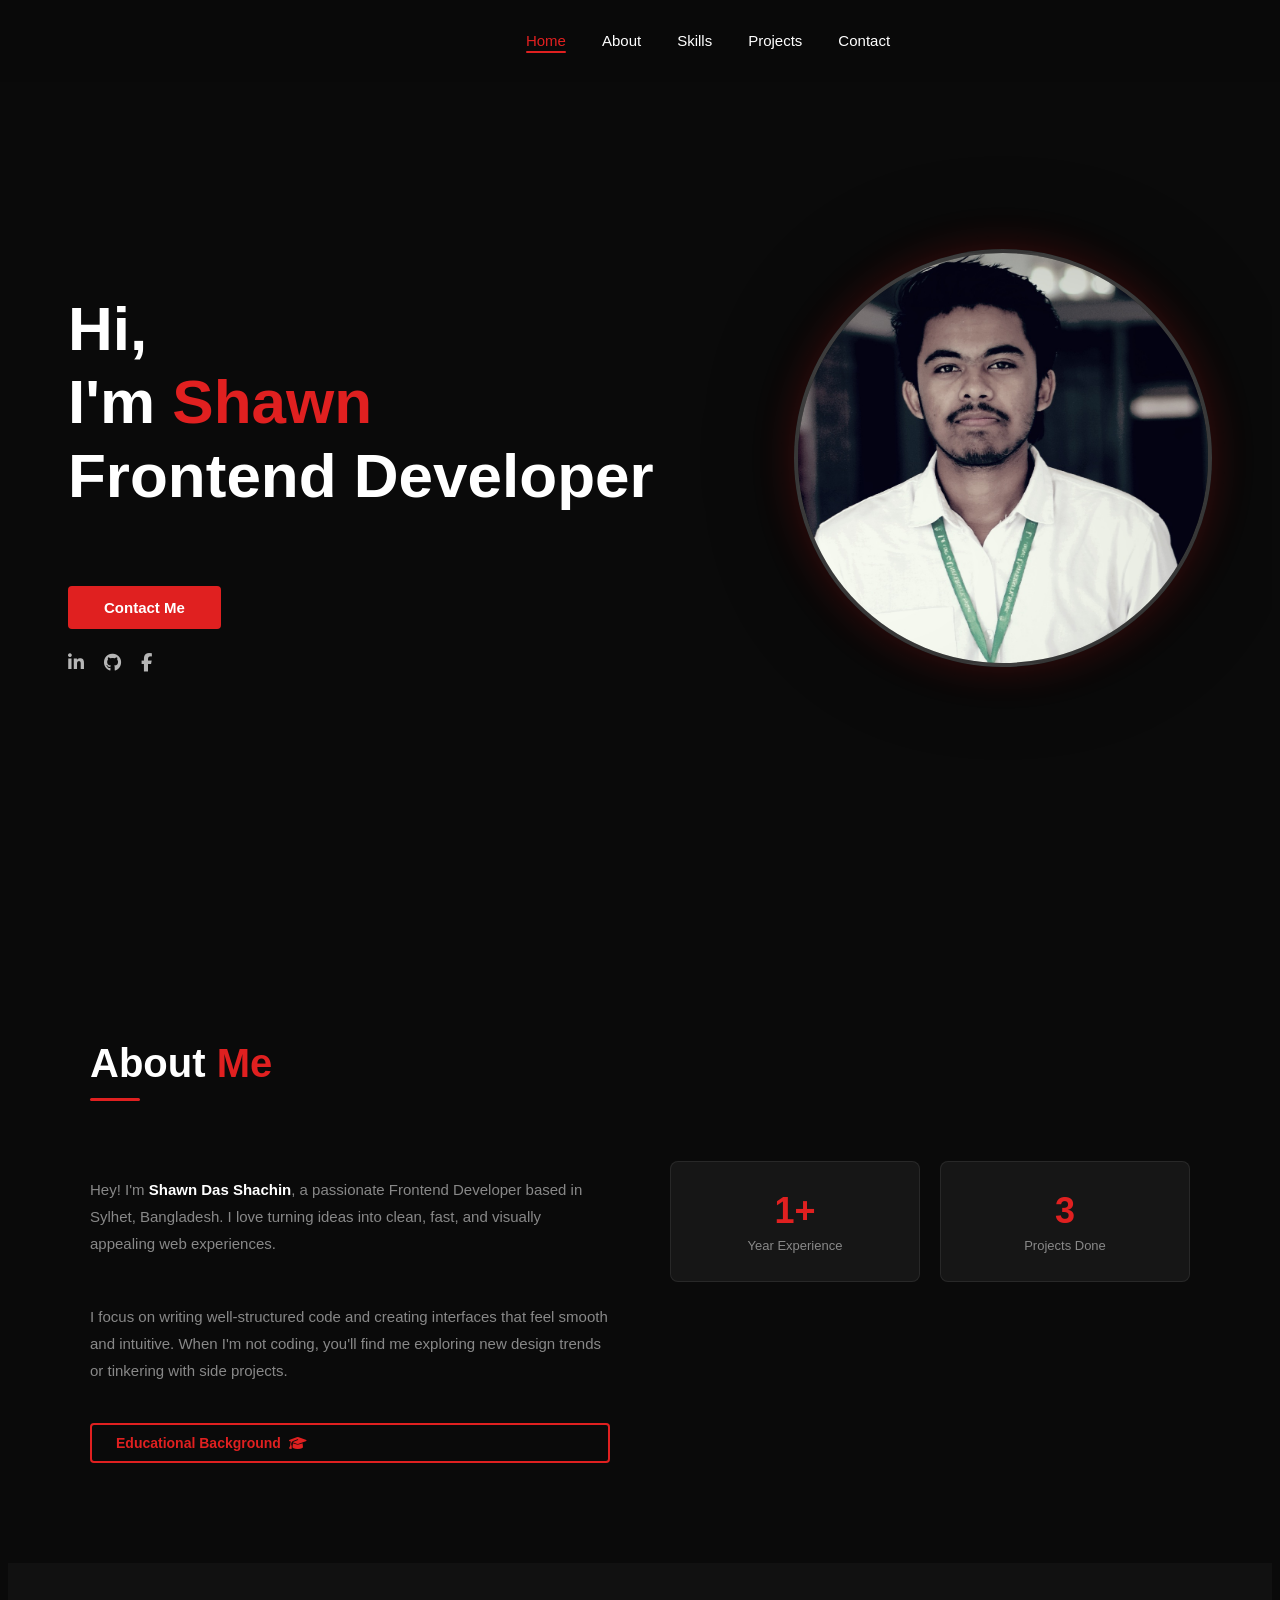
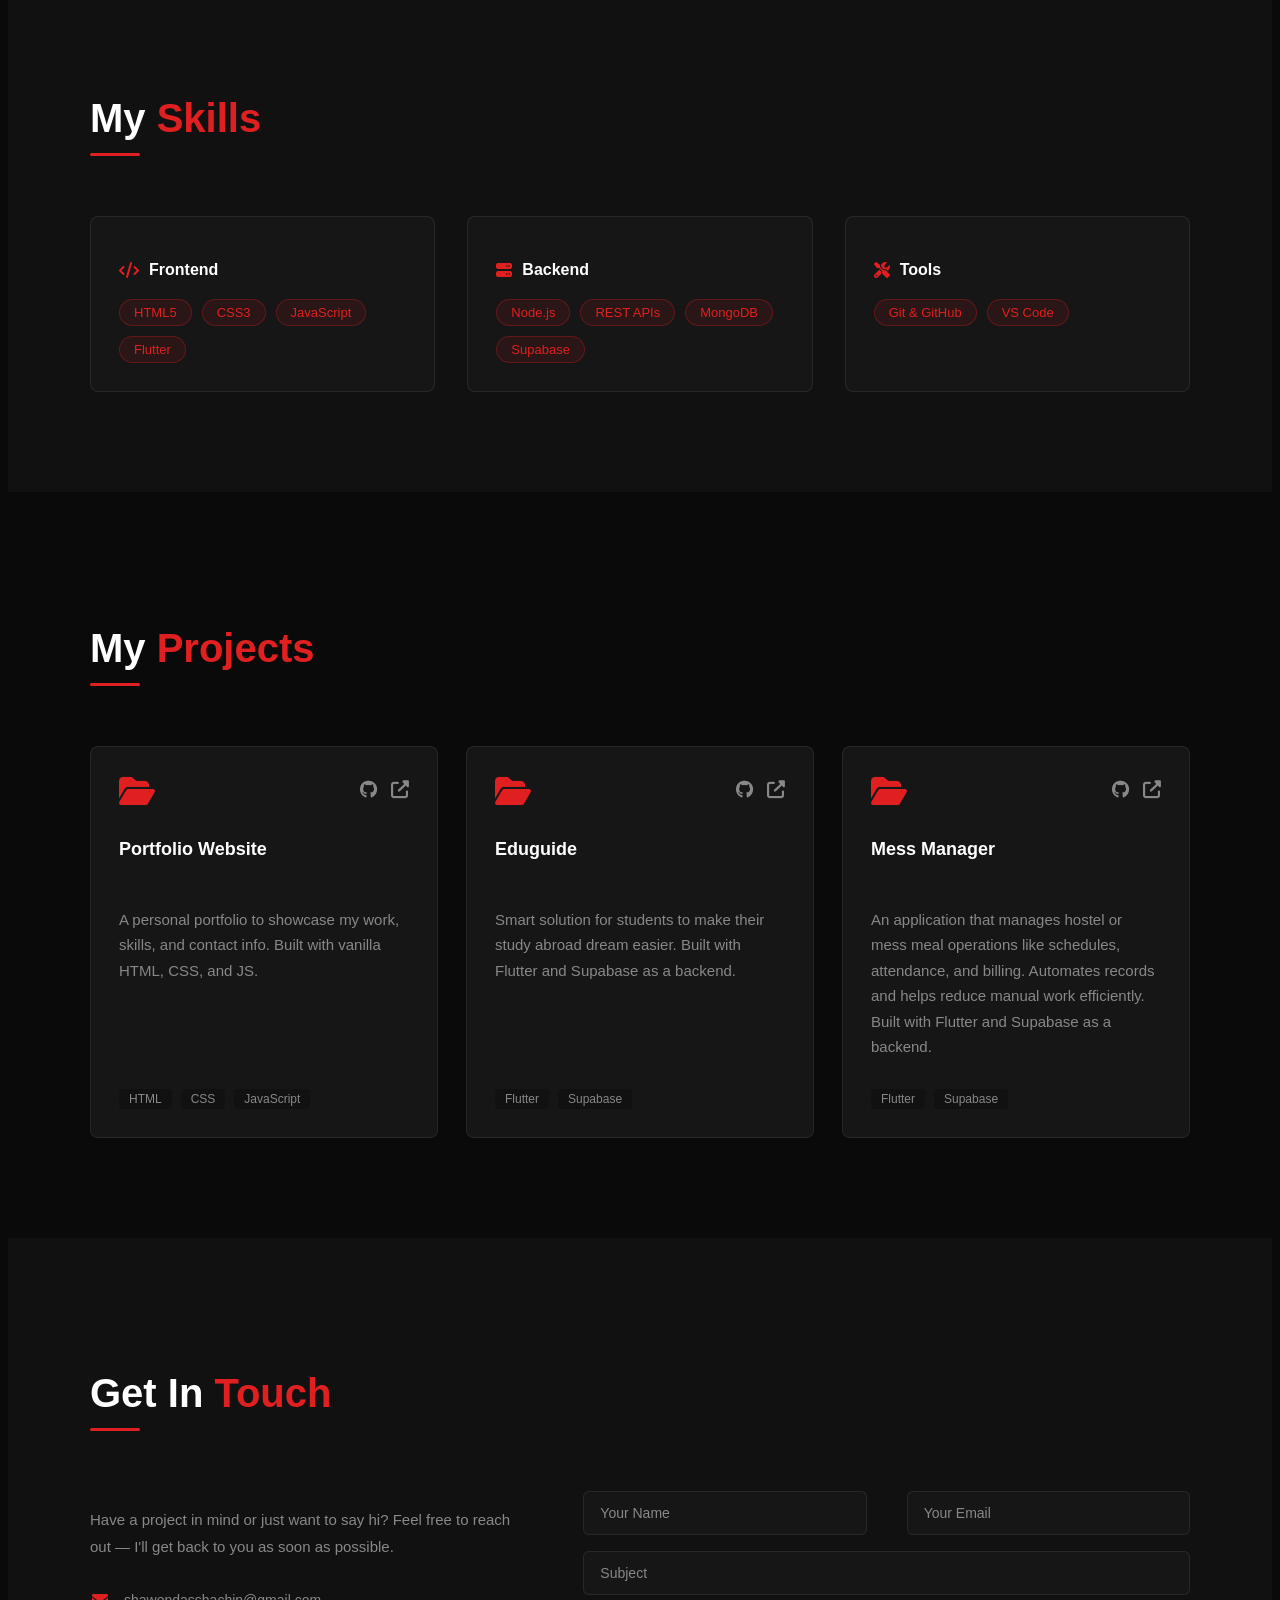
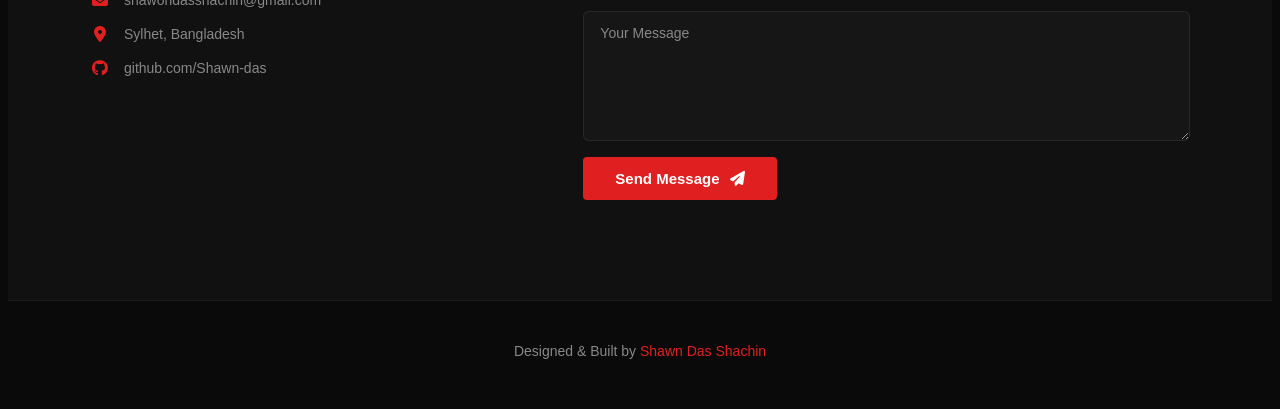
<file: index.html>
<!DOCTYPE html>
<html lang="en">

<head>
  <meta charset="UTF-8" />
  <meta name="viewport" content="width=device-width, initial-scale=1.0" />
  <!-- <meta name="description" content="Shawn Das Shachin — Frontend Developer portfolio" /> -->
  <title>Shawn Das Shachin</title>
  <link rel="stylesheet" href="style.css" />
  <link rel="stylesheet" href="https://cdnjs.cloudflare.com/ajax/libs/font-awesome/6.5.0/css/all.min.css" />
</head>

<body>

  <!-- NAVBAR -->
  <nav class="navbar">
    <ul class="nav-links">
      <li><a href="#shawn">Home</a></li>
      <li><a href="#about">About</a></li>
      <li><a href="#skills">Skills</a></li>
      <li><a href="#projects">Projects</a></li>
      <li><a href="#contact">Contact</a></li>
    </ul>
  </nav>


  <!-- HOME SECTION -->
  <section id="shawn">
    <div class="shawn-content">
      <div class="shawn-text">
        <h1>
          <span class="line">Hi,</span>
          <span class="line">I'm <span class="highlight">Shawn</span></span>
          <span class="line">Frontend Developer</span>
        </h1>
        <a href="#contact" class="btn-contact">Contact Me</a>
        <div class="social-links">
          <a href="https://www.linkedin.com/in/shawndas" aria-label="LinkedIn" target="_blank"><i class="fab fa-linkedin-in"></i></a>
          <a href="https://github.com/Shawn-das" aria-label="GitHub" target="_blank"><i class="fab fa-github"></i></a>
          <a href="https://www.facebook.com/shawn.das.81525" aria-label="Facebook" target="_blank"><i class="fab fa-facebook-f"></i></a>
        </div>
      </div>

      <div class="shawn-photo-wrapper">
        <div class="shawn-photo">
          <!-- Image shown directly; placeholder shown as CSS background fallback -->
          <img src="assets/shawn.JPG" alt="Shawn" class="profile-img" />
        </div>
      </div>

    </div>
  </section>


  <!-- ABOUT SECTION -->
  <section id="about" class="section">
    <div class="container">

      <h2 class="section-title">About <span class="highlight">Me</span></h2>
      <div class="section-line"></div>

      <div class="about-grid">

        <div class="about-text">
          <p>
            Hey! I'm <strong>Shawn Das Shachin</strong>, a passionate Frontend Developer
            based in Sylhet, Bangladesh. I love turning ideas into clean, fast, and
            visually appealing web experiences.
          </p>
          <p>
            I focus on writing well-structured code and creating interfaces that feel
            smooth and intuitive. When I'm not coding, you'll find me exploring new
            design trends or tinkering with side projects.
          </p>
          <a href="education.html" class="btn-outline">Educational Background<i class="fas fa-graduation-cap"></i></a>
        </div>

        <div class="about-stats">
          <div class="stat-card">
            <span class="stat-number">1+</span>
            <span class="stat-label">Year Experience</span>
          </div>
          <a href="#projects" class="stat-card-link">
            <div class="stat-card">
              <span class="stat-number">3</span>
              <span class="stat-label">Projects Done</span>
            </div>
          </a>
        </div>

      </div>
    </div>
  </section>


  <!-- SKILLS SECTION -->
  <section id="skills" class="section section-alt">
    <div class="container">

      <h2 class="section-title">My <span class="highlight">Skills</span></h2>
      <div class="section-line"></div>

      <div class="skills-grid">

        <div class="skill-group">
          <h3 class="skill-group-title"><i class="fas fa-code"></i> Frontend</h3>
          <div class="skill-tags">
            <span class="tag">HTML5</span>
            <span class="tag">CSS3</span>
            <span class="tag">JavaScript</span>
            <span class="tag">Flutter</span>
          </div>
        </div>

        <div class="skill-group">
          <h3 class="skill-group-title"><i class="fas fa-server"></i> Backend</h3>
          <div class="skill-tags">
            <span class="tag">Node.js</span>
            <span class="tag">REST APIs</span>
            <span class="tag">MongoDB</span>
            <span class="tag">Supabase</span>
          </div>
        </div>

        <div class="skill-group">
          <h3 class="skill-group-title"><i class="fas fa-tools"></i> Tools</h3>
          <div class="skill-tags">
            <span class="tag">Git & GitHub</span>
            <span class="tag">VS Code</span>
          </div>
        </div>

      </div>
    </div>
  </section>


  <!-- PROJECTS SECTION -->
  <section id="projects" class="section">
    <div class="container">

      <h2 class="section-title">My <span class="highlight">Projects</span></h2>
      <div class="section-line"></div>

      <div class="projects-grid">

        <div class="project-card">
          <div class="project-top">
            <i class="fas fa-folder-open project-icon"></i>
            <div class="project-links">
              <a href="#" target="_blank" aria-label="GitHub"><i class="fab fa-github"></i></a>
              <a href="#" target="_blank" aria-label="Live"><i class="fas fa-external-link-alt"></i></a>
            </div>
          </div>
          <h3 class="project-name">Portfolio Website</h3>
          <p class="project-desc">A personal portfolio to showcase my work, skills, and contact info. Built with vanilla HTML, CSS, and JS.</p>
          <div class="project-tags">
            <span>HTML</span><span>CSS</span><span>JavaScript</span>
          </div>
        </div>

        <div class="project-card">
          <div class="project-top">
            <i class="fas fa-folder-open project-icon"></i>
            <div class="project-links">
              <a href="https://github.com/Shawn-das/Eduguide.git" target="_blank" aria-label="GitHub"><i class="fab fa-github"></i></a>
              <a href="#" target="_blank" aria-label="Live"><i class="fas fa-external-link-alt"></i></a>
            </div>
          </div>
          <h3 class="project-name">Eduguide</h3>
          <p class="project-desc">Smart solution for students to make their study abroad dream easier. Built with Flutter and Supabase as a backend.</p>
          <div class="project-tags">
            <span>Flutter</span><span>Supabase</span>
          </div>
        </div>

        <div class="project-card">
          <div class="project-top">
            <i class="fas fa-folder-open project-icon"></i>
            <div class="project-links">
              <a href="https://github.com/Shawn-das/Mess-Manager.git" target="_blank" aria-label="GitHub"><i class="fab fa-github"></i></a>
              <a href="#" target="_blank" aria-label="Live"><i class="fas fa-external-link-alt"></i></a>
            </div>
          </div>
          <h3 class="project-name">Mess Manager</h3>
          <p class="project-desc">An application that manages hostel or mess meal operations like schedules, attendance, and billing. Automates records and helps reduce manual work efficiently. Built with Flutter and Supabase as a backend.</p>
          <div class="project-tags">
            <span>Flutter</span><span>Supabase</span>
          </div>
        </div>

      </div>
    </div>
  </section>


  <!-- CONTACT SECTION -->
  <section id="contact" class="section section-alt">
    <div class="container">

      <h2 class="section-title">Get In <span class="highlight">Touch</span></h2>
      <div class="section-line"></div>

      <div class="contact-grid">

        <div class="contact-info">
          <p class="contact-intro">
            Have a project in mind or just want to say hi?
            Feel free to reach out — I'll get back to you as soon as possible.
          </p>
          <div class="contact-details">
            <div class="contact-item">
              <i class="fas fa-envelope"></i>
              <span>shawondasshachin@gmail.com</span>
            </div>
            <div class="contact-item">
              <i class="fas fa-map-marker-alt"></i>
              <span>Sylhet, Bangladesh</span>
            </div>
            <div class="contact-item">
              <i class="fab fa-github"></i>
              <span>github.com/Shawn-das</span>
            </div>
          </div>
        </div>

        <form class="contact-form" action="nothing needed now">
          <div class="form-row">
            <input type="text" class="form-input" placeholder="Your Name" name="name" required>
            <input type="email" class="form-input" placeholder="Your Email" name="email" required>
          </div>
          <input type="text" class="form-input" placeholder="Subject" name="subject">
          <textarea class="form-input form-textarea" placeholder="Your Message" rows="5" name="body"></textarea>
          
          <button class="btn-send" type="submit">
            Send Message <i class="fas fa-paper-plane"></i>
          </button>
          
        </form>

      </div>
    </div>
  </section>


  <!-- FOOTER -->
  <footer class="footer">
    <p>Designed & Built by <span class="highlight">Shawn Das Shachin</span></p>
  </footer>

</body>

</html>
</file>
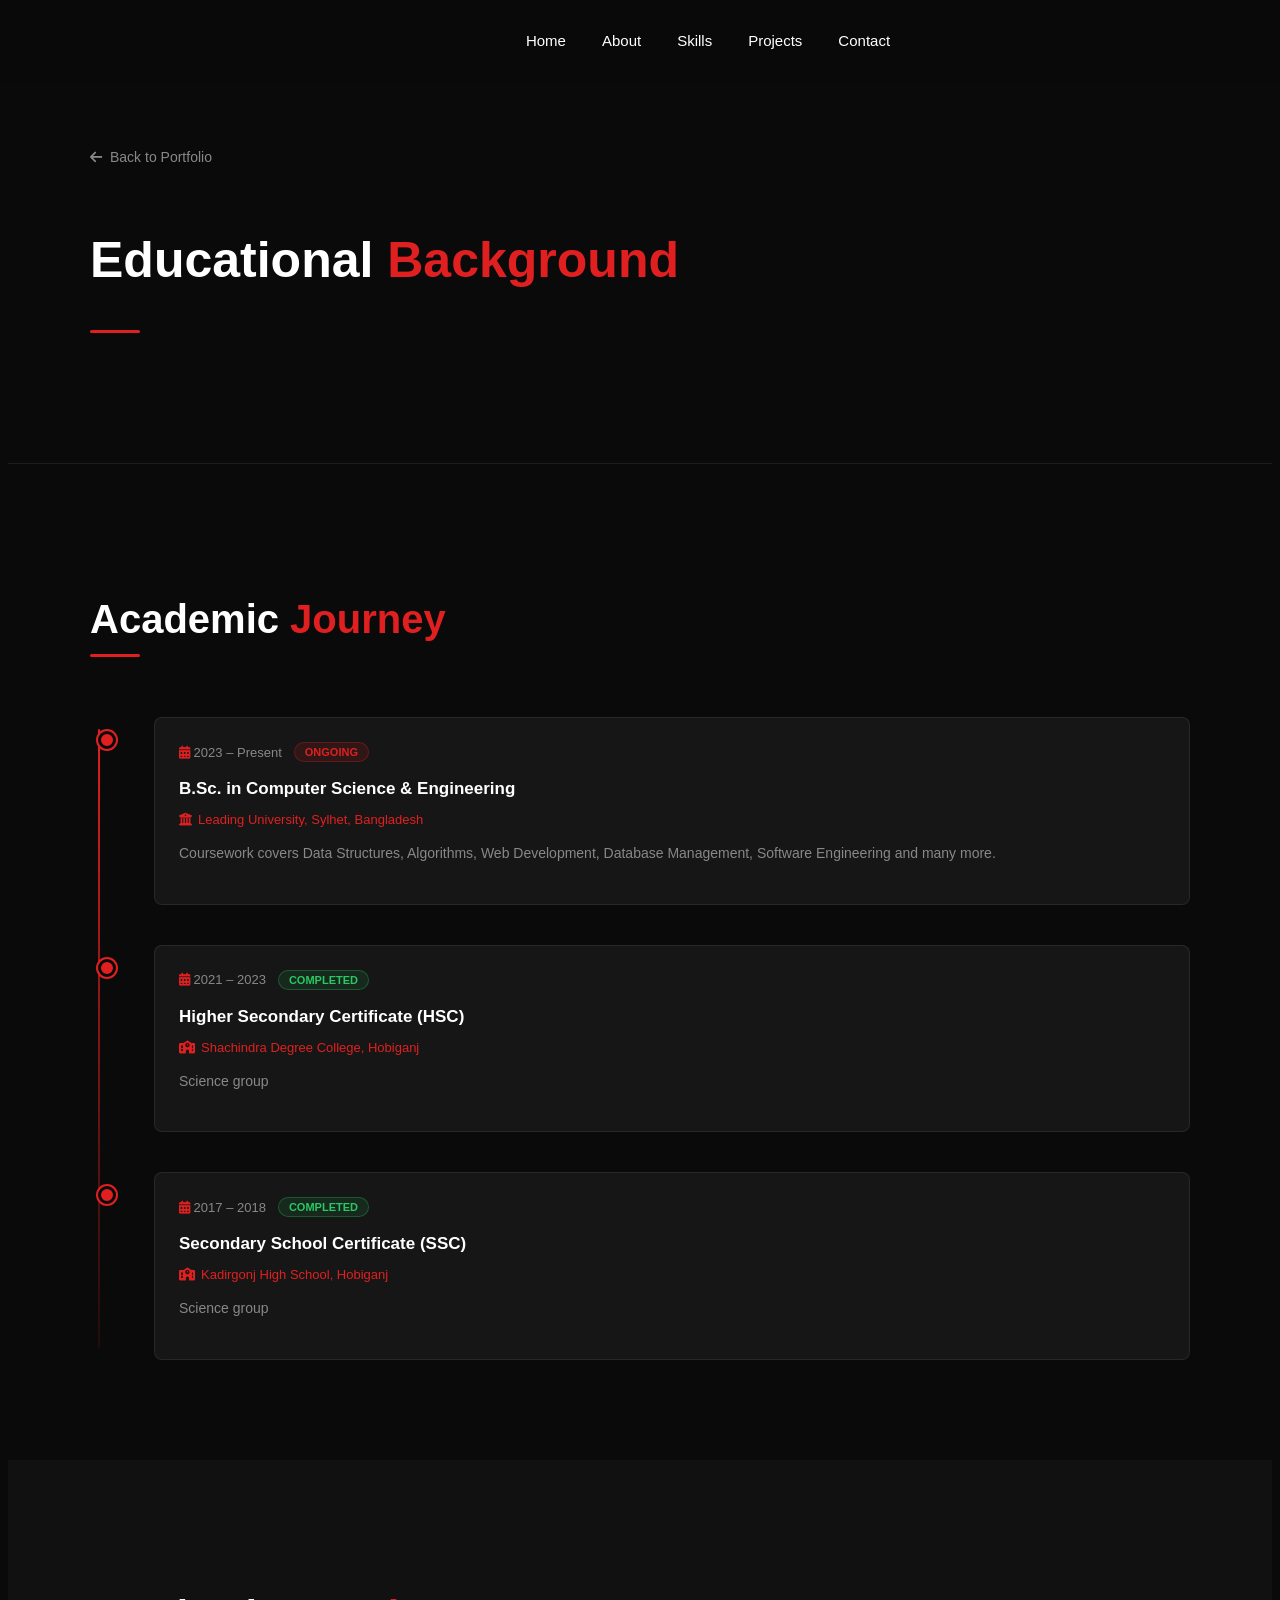
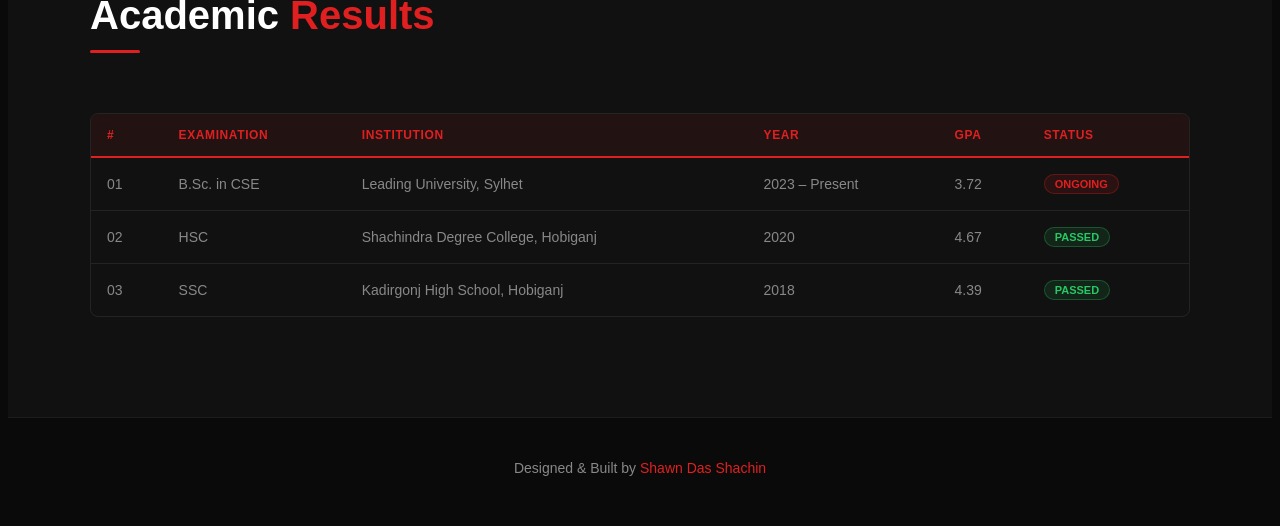
<file: education.html>
<!DOCTYPE html>
<html lang="en">

<head>
  <meta charset="UTF-8" />
  <meta name="viewport" content="width=device-width, initial-scale=1.0" />
  <title>Educational Background — Shawn Das Shachin</title>
  <link rel="stylesheet" href="style.css" />
  <link rel="stylesheet" href="https://cdnjs.cloudflare.com/ajax/libs/font-awesome/6.5.0/css/all.min.css" />
</head>

<body>

  <!-- NAVBAR -->
  <nav class="navbar scrolled">
    <ul class="nav-links">
      <li><a href="index.html">Home</a></li>
      <li><a href="index.html#about">About</a></li>
      <li><a href="index.html#skills">Skills</a></li>
      <li><a href="index.html#projects">Projects</a></li>
      <li><a href="index.html#contact">Contact</a></li>
    </ul>
  </nav>


  <!-- HERO -->
  <section class="edu-hero">
    <div class="container">
      <a href="index.html" class="back-link"><i class="fas fa-arrow-left"></i> Back to Portfolio</a>
      <h1>Educational <span class="highlight">Background</span></h1>
      <div class="section-line"></div>
    </div>
  </section>


  <!-- TIMELINE -->
  <section class="edu-section">
    <div class="container">
      <h2 class="section-title">Academic <span class="highlight">Journey</span></h2>
      <div class="section-line"></div>

      <div class="timeline">

        <div class="timeline-item">
          <div class="tl-dot"></div>
          <div class="tl-card">
            <div class="tl-meta">
              <span><i class="fas fa-calendar-alt"></i> 2023 – Present</span>
              <span class="tl-badge">Ongoing</span>
            </div>
            <h3>B.Sc. in Computer Science & Engineering</h3>
            <p class="tl-inst"><i class="fas fa-university"></i> Leading University, Sylhet, Bangladesh</p>
            <p class="tl-desc">Coursework covers Data Structures, Algorithms, Web Development,
              Database Management, Software Engineering and many more.</p>
          </div>
        </div>

        <div class="timeline-item">
          <div class="tl-dot"></div>
          <div class="tl-card">
            <div class="tl-meta">
              <span><i class="fas fa-calendar-alt"></i> 2021 – 2023</span>
              <span class="tl-badge done">Completed</span>
            </div>
            <h3>Higher Secondary Certificate (HSC)</h3>
            <p class="tl-inst"><i class="fas fa-school"></i> Shachindra Degree College, Hobiganj</p>
            <p class="tl-desc">Science group</p>
          </div>
        </div>

        <div class="timeline-item">
          <div class="tl-dot"></div>
          <div class="tl-card">
            <div class="tl-meta">
              <span><i class="fas fa-calendar-alt"></i> 2017 – 2018</span>
              <span class="tl-badge done">Completed</span>
            </div>
            <h3>Secondary School Certificate (SSC)</h3>
            <p class="tl-inst"><i class="fas fa-school"></i> Kadirgonj High School, Hobiganj</p>
            <p class="tl-desc">Science group</p>
          </div>
        </div>

      </div>
    </div>
  </section>


  <!-- RESULTS TABLE -->
  <section class="edu-section section-alt">
    <div class="container">
      <h2 class="section-title">Academic <span class="highlight">Results</span></h2>
      <div class="section-line"></div>

      <div class="table-wrapper">
        <table class="results-table">
          <thead>
            <tr>
              <th>#</th>
              <th>Examination</th>
              <th>Institution</th>
              <th>Year</th>
              <th>GPA</th>
              <th>Status</th>
            </tr>
          </thead>
          <tbody>
            <tr>
              <td>01</td>
              <td>B.Sc. in CSE</td>
              <td>Leading University, Sylhet</td>
              <td>2023 – Present</td>
              <td>3.72</td>
              <td><span class="status ongoing">Ongoing</span></td>
            </tr>
            <tr>
              <td>02</td>
              <td>HSC</td>
              <td>Shachindra Degree College, Hobiganj</td>
              <td>2020</td>
              <td>4.67</td>
              <td><span class="status passed">Passed</span></td>
            </tr>
            <tr>
              <td>03</td>
              <td>SSC</td>
              <td>Kadirgonj High School, Hobiganj</td>
              <td>2018</td>
              <td>4.39</td>
              <td><span class="status passed">Passed</span></td>
            </tr>
          </tbody>
        </table>
      </div>
    </div>
  </section>


  <!-- FOOTER -->
  <footer class="footer">
    <p>Designed & Built by <span class="highlight">Shawn Das Shachin</span></p>
  </footer>

</body>
</html>
</file>
<file: style.css>
:root {
  --bg:       #0a0a0a;
  --bg-alt:   #111111;
  --card-bg:  #161616;
  --border:   rgba(255, 255, 255, 0.08);
  --red:      #e02020;
  --red-dark: #c01818;
  --white:    #ffffff;
  --gray:     #888888;
}

html { scroll-behavior: smooth; }

body {
  font-family: 'Poppins', sans-serif;
  background: var(--bg);
  color: var(--white);
  /* overflow-x: hidden; */
}


/*
   SHARED SECTION STYLES
*/
.section {
  padding: 100px 0;
}

.section-alt {
  background: var(--bg-alt);
}

.container {
  width: 100%;
  max-width: 1100px;
  margin: 0 auto;
  padding: 0 40px;
}

.section-title {
  font-size: clamp(28px, 4vw, 40px);
  font-weight: 800;
  margin-bottom: 12px;
}

.section-line {
  width: 50px;
  height: 3px;
  background: var(--red);
  border-radius: 2px;
  margin-bottom: 60px;
}

.highlight { color: var(--red); }

.btn-outline {
  display: inline-flex;
  align-items: center;
  gap: 8px;
  border: 2px solid var(--red);
  color: var(--red);
  text-decoration: none;
  font-size: 14px;
  font-weight: 600;
  padding: 10px 24px;
  border-radius: 4px;
  margin-top: 8px;
  transition: background 0.3s, color 0.3s;
}

.btn-outline:hover {
  background: var(--red);
  color: #fff;
}


/*
   NAVBAR
   Scroll effect: CSS scroll-driven animation fades in background
   once the user scrolls past the hero.
*/
.navbar {
  position: fixed;
  top: 0;
  left: 0;
  width: 100%;
  z-index: 100;
  display: flex;
  align-items: center;
  justify-content: center;
  padding: 16px 48px;
  background: rgba(10, 10, 10, 0.92);
  backdrop-filter: blur(10px);
}

.nav-links {
  list-style: none;
  display: flex;
  gap: 36px;
}

.nav-links a {
  text-decoration: none;
  color: var(--white);
  font-size: 15px;
  font-weight: 500;
  position: relative;
  transition: color 0.3s;
}

/*
  Active nav highlight: uses :target on sections.
  Each section, when targeted via hash, signals its corresponding
  nav link via the :has() selector.
*/
body:has(#shawn:target) .nav-links a[href="#shawn"],
body:not(:has(:target)) .nav-links a[href="#shawn"],
body:has(#about:target) .nav-links a[href="#about"],
body:has(#skills:target) .nav-links a[href="#skills"],
body:has(#projects:target) .nav-links a[href="#projects"],
body:has(#contact:target) .nav-links a[href="#contact"] {
  color: var(--red);
}

body:has(#shawn:target) .nav-links a[href="#shawn"]::after,
body:not(:has(:target)) .nav-links a[href="#shawn"]::after,
body:has(#about:target) .nav-links a[href="#about"]::after,
body:has(#skills:target) .nav-links a[href="#skills"]::after,
body:has(#projects:target) .nav-links a[href="#projects"]::after,
body:has(#contact:target) .nav-links a[href="#contact"]::after {
  content: '';
  position: absolute;
  bottom: -4px;
  left: 0;
  width: 100%;
  height: 2px;
  background: var(--red);
  border-radius: 2px;
}

.nav-links a:hover {
  color: var(--red);
}

.nav-links a:hover::after {
  content: '';
  position: absolute;
  bottom: -4px;
  left: 0;
  width: 100%;
  height: 2px;
  background: var(--red);
  border-radius: 2px;
}


/*
   HOME SECTION
*/
#shawn {
  position: relative;
  width: 100%;
  height: 100vh;
  background: var(--bg);
  display: flex;
  align-items: center;
  overflow: hidden;
}

.shawn-content {
  position: relative;
  z-index: 2;
  width: 100%;
  max-width: 1280px;
  margin: 0 auto;
  padding: 60px;
  display: flex;
  align-items: center;
  justify-content: space-between;
  gap: 40px;
}

.shawn-text {
  flex: 1;
  display: flex;
  flex-direction: column;
  gap: 24px;
}

.shawn-text h1 {
  display: flex;
  flex-direction: column;
  gap: 2px;
  font-size: clamp(36px, 5vw, 62px);
  font-weight: 800;
  line-height: 1.15;
}

.shawn-text h1 .line {
  display: block;
}


.btn-contact {
  display: inline-block;
  background: var(--red);
  color: #fff;
  text-decoration: none;
  font-size: 15px;
  font-weight: 600;
  padding: 13px 36px;
  border-radius: 4px;
  width: fit-content;
  transition: background 0.3s, transform 0.2s;
}

.btn-contact:hover {
  background: var(--red-dark);
  transform: translateY(-2px);
}

.social-links {
  display: flex;
  gap: 20px;
}

.social-links a {
  color: var(--white);
  font-size: 18px;
  opacity: 0.7;
  text-decoration: none;
  transition: opacity 0.3s, transform 0.3s;
}

.social-links a:hover {
  opacity: 1;
  transform: translateY(-3px);
}

.shawn-photo-wrapper {
  flex: 0 0 auto;
}

.shawn-photo {
  position: relative;
  width: clamp(280px, 32vw, 420px);
  height: clamp(280px, 32vw, 420px);
  border-radius: 50%;
  overflow: hidden;
  border: 4px solid rgba(255, 255, 255, 0.15);
  box-shadow: 0 0 40px rgba(224, 32, 32, 0.25), 0 0 80px rgba(0, 0, 0, 0.6);
  /* CSS fallback background if image fails to load */
  background: linear-gradient(160deg, #1c1c1c, #111);
}

/*
  Profile image: always block; browser shows background if image 404s.
  No JS needed — broken images simply reveal the dark gradient background.
*/
.profile-img {
  width: 100%;
  height: 100%;
  object-fit: cover;
  object-position: center 75%;
  display: block;
}


/*
   ABOUT SECTION
*/
.about-grid {
  display: grid;
  grid-template-columns: 1fr 1fr;
  gap: 60px;
  align-items: start;
}

.about-text {
  display: flex;
  flex-direction: column;
  gap: 16px;
}

.about-text p {
  color: var(--gray);
  line-height: 1.8;
  font-size: 15px;
}

.about-text strong {
  color: var(--white);
}

.about-stats {
  display: grid;
  grid-template-columns: 1fr 1fr;
  gap: 20px;
}

.stat-card {
  background: var(--card-bg);
  border: 1px solid var(--border);
  border-radius: 8px;
  padding: 28px 20px;
  display: flex;
  flex-direction: column;
  align-items: center;
  gap: 6px;
  text-align: center;
  transition: border-color 0.3s;
}

.stat-card:hover {
  border-color: var(--red);
}

.stat-card-link {
  text-decoration: none;
}

.stat-number {
  font-size: 36px;
  font-weight: 800;
  color: var(--red);
}

.stat-label {
  font-size: 13px;
  color: var(--gray);
  font-weight: 500;
}

/* education page styles */

.edu-hero {
  padding: 140px 0 70px;
  background: var(--bg);
  border-bottom: 1px solid var(--border);
}

.back-link {
  display: inline-flex;
  align-items: center;
  gap: 8px;
  color: var(--gray);
  text-decoration: none;
  font-size: 14px;
  margin-bottom: 24px;
  transition: color 0.3s;
}
.back-link:hover { color: var(--red); }

.edu-hero h1 {
  font-size: clamp(30px, 5vw, 50px);
  font-weight: 800;
}

.edu-section { padding: 100px 0; }

/* ── TIMELINE ── */
.timeline {
  position: relative;
  display: flex;
  flex-direction: column;
  padding-left: 28px;
}

.timeline::before {
  content: '';
  position: absolute;
  left: 8px; top: 12px; bottom: 12px;
  width: 2px;
  background: linear-gradient(to bottom, var(--red), rgba(224,32,32,0.1));
  border-radius: 2px;
}

.timeline-item {
  position: relative;
  padding: 0 0 40px 36px;
}
.timeline-item:last-child { padding-bottom: 0; }

.tl-dot {
  position: absolute;
  left: -20px; top: 14px;
  width: 12px; height: 12px;
  border-radius: 50%;
  background: var(--red);
  border: 3px solid var(--bg);
  box-shadow: 0 0 0 2px var(--red);
}

.tl-card {
  background: var(--card-bg);
  border: 1px solid var(--border);
  border-radius: 8px;
  padding: 24px;
  transition: border-color 0.3s, transform 0.3s;
}
.tl-card:hover { border-color: var(--red); transform: translateX(5px); }

.tl-meta {
  display: flex;
  align-items: center;
  gap: 12px;
  margin-bottom: 10px;
  font-size: 13px;
  color: var(--gray);
}
.tl-meta i { color: var(--red); }

.tl-badge {
  font-size: 11px;
  font-weight: 700;
  padding: 3px 10px;
  border-radius: 20px;
  background: rgba(224,32,32,0.12);
  color: var(--red);
  border: 1px solid rgba(224,32,32,0.3);
  text-transform: uppercase;
}
.tl-badge.done {
  background: rgba(40,200,100,0.1);
  color: #28c864;
  border-color: rgba(40,200,100,0.3);
}

.tl-card h3 { font-size: 17px; font-weight: 700; margin-bottom: 6px; }
.tl-inst { font-size: 13px; color: var(--red); margin-bottom: 10px; display: flex; align-items: center; gap: 6px; }
.tl-desc { font-size: 14px; color: var(--gray); line-height: 1.75; }

/* ── TABLE ── */
.table-wrapper {
  overflow-x: auto;
  border-radius: 8px;
  border: 1px solid var(--border);
}

.results-table {
  width: 100%;
  border-collapse: collapse;
  font-size: 14px;
  min-width: 580px;
}

.results-table thead tr {
  background: rgba(224,32,32,0.08);
  border-bottom: 2px solid var(--red);
}

.results-table th {
  padding: 14px 16px;
  text-align: left;
  font-size: 12px;
  font-weight: 700;
  text-transform: uppercase;
  letter-spacing: 0.6px;
  color: var(--red);
}

.results-table td {
  padding: 16px 16px;
  color: var(--gray);
  border-bottom: 1px solid var(--border);
}
.results-table tbody tr:last-child td { border-bottom: none; }
.results-table tbody tr:hover { background: rgba(224,32,32,0.03); }

.status {
  display: inline-block;
  font-size: 11px;
  font-weight: 700;
  padding: 3px 10px;
  border-radius: 20px;
  text-transform: uppercase;
}
.status.passed { background: rgba(40,200,100,0.1); color: #28c864; border: 1px solid rgba(40,200,100,0.3); }
.status.ongoing { background: rgba(224,32,32,0.12); color: var(--red); border: 1px solid rgba(224,32,32,0.3); }

@media (max-width: 640px) {
  .tl-card:hover { transform: none; }
  .edu-hero { padding: 120px 0 50px; }
}


/*
   SKILLS SECTION
*/
.skills-grid {
  display: grid;
  grid-template-columns: repeat(3, 1fr);
  gap: 32px;
}

.skill-group {
  background: var(--card-bg);
  border: 1px solid var(--border);
  border-radius: 8px;
  padding: 28px;
  transition: border-color 0.3s;
}

.skill-group:hover {
  border-color: var(--red);
}

.skill-group-title {
  font-size: 16px;
  font-weight: 700;
  color: var(--white);
  margin-bottom: 20px;
  display: flex;
  align-items: center;
  gap: 10px;
}

.skill-group-title i {
  color: var(--red);
}

.skill-tags {
  display: flex;
  flex-wrap: wrap;
  gap: 10px;
}

.tag {
  background: rgba(224, 32, 32, 0.1);
  color: var(--red);
  border: 1px solid rgba(224, 32, 32, 0.3);
  padding: 5px 14px;
  border-radius: 20px;
  font-size: 13px;
  font-weight: 500;
}


/*
   PROJECTS SECTION
*/
.projects-grid {
  display: grid;
  grid-template-columns: repeat(3, 1fr);
  gap: 28px;
}

.project-card {
  background: var(--card-bg);
  border: 1px solid var(--border);
  border-radius: 8px;
  padding: 28px;
  display: flex;
  flex-direction: column;
  gap: 14px;
  transition: transform 0.3s, border-color 0.3s;
}

.project-card:hover {
  transform: translateY(-6px);
  border-color: var(--red);
}

.project-top {
  display: flex;
  align-items: center;
  justify-content: space-between;
}

.project-icon {
  font-size: 32px;
  color: var(--red);
}

.project-links {
  display: flex;
  gap: 14px;
}

.project-links a {
  color: var(--gray);
  font-size: 18px;
  text-decoration: none;
  transition: color 0.2s;
}

.project-links a:hover {
  color: var(--white);
}

.project-name {
  font-size: 18px;
  font-weight: 700;
  color: var(--white);
}

.project-desc {
  font-size: 15px;
  color: var(--gray);
  line-height: 1.7;
  flex: 1;
}

.project-tags {
  display: flex;
  flex-wrap: wrap;
  gap: 9px;
  margin-top: auto;
}

.project-tags span {
  font-size: 12px;
  color: var(--gray);
  background: var(--bg-alt);
  padding: 3px 10px;
  border-radius: 4px;
}


/*
   CONTACT SECTION
*/
.contact-grid {
  display: grid;
  grid-template-columns: 1fr 1.4fr;
  gap: 60px;
  align-items: start;
}

.contact-intro {
  color: var(--gray);
  line-height: 1.8;
  font-size: 15px;
  margin-bottom: 32px;
}

.contact-details {
  display: flex;
  flex-direction: column;
  gap: 18px;
}

.contact-item {
  display: flex;
  align-items: center;
  gap: 14px;
  color: var(--gray);
  font-size: 14px;
}

.contact-item i {
  color: var(--red);
  font-size: 16px;
  width: 20px;
  text-align: center;
}

.contact-form {
  display: flex;
  flex-direction: column;
  gap: 16px;
}

.form-row {
  display: grid;
  grid-template-columns: 1fr 1fr;
  gap: 40px;
}

.form-input {
  width: 100%;
  background: var(--card-bg);
  border: 1px solid var(--border);
  border-radius: 6px;
  padding: 13px 16px;
  color: var(--white);
  font-family: 'Poppins', sans-serif;
  font-size: 14px;
  outline: none;
  transition: border-color 0.3s;
  box-sizing: border-box;
}

.form-input::placeholder {
  color: var(--gray);
}

.form-input:focus {
  border-color: var(--red);
}

.form-textarea {
  resize: vertical;
  min-height: 130px;
}

.btn-send {
  display: inline-flex;
  align-items: center;
  gap: 10px;
  background: var(--red);
  color: #fff;
  border: none;
  padding: 13px 32px;
  border-radius: 4px;
  font-family: 'Poppins', sans-serif;
  font-size: 15px;
  font-weight: 600;
  cursor: pointer;
  width: fit-content;
  transition: background 0.3s, transform 0.2s;
}

.btn-send:hover {
  background: var(--red-dark);
  transform: translateY(-2px);
}



/*
   FOOTER
*/
.footer {
  padding: 28px 40px;
  text-align: center;
  background: var(--bg);
  color: var(--gray);
  font-size: 14px;
  border-top: 1px solid var(--border);
}
</file>
